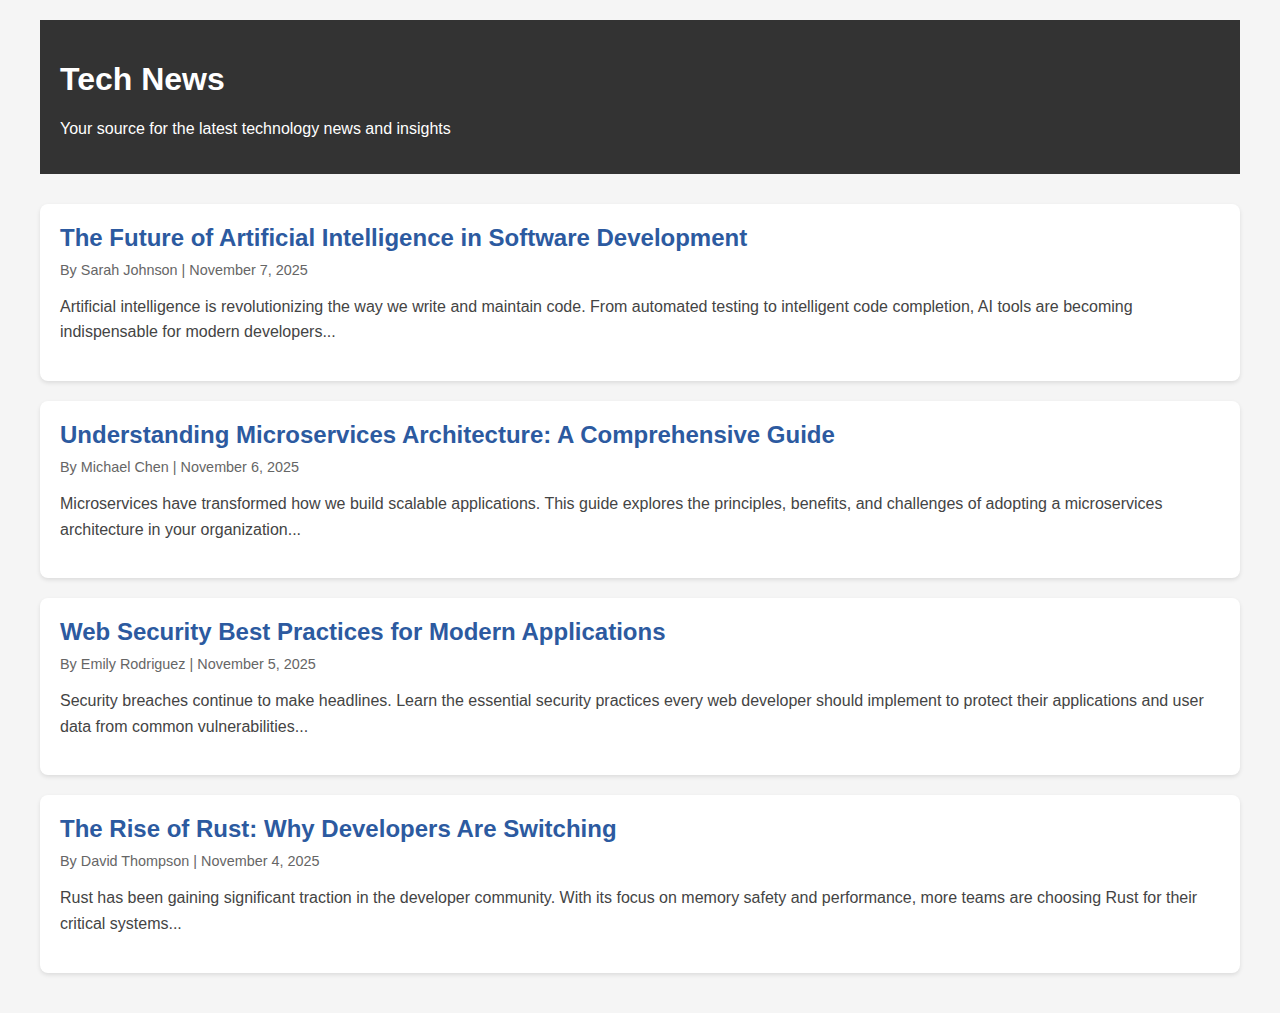
<file: test/test_page2rss/resources/index.html>
<!DOCTYPE html>
<html lang="en">
<head>
    <meta charset="UTF-8">
    <meta name="viewport" content="width=device-width, initial-scale=1.0">
    <title>Tech News - Latest Articles</title>
    <style>
        body {
            font-family: Arial, sans-serif;
            max-width: 1200px;
            margin: 0 auto;
            padding: 20px;
            background-color: #f5f5f5;
        }
        header {
            background-color: #333;
            color: white;
            padding: 20px;
            margin-bottom: 30px;
        }
        .article-list {
            list-style: none;
            padding: 0;
        }
        .article-item {
            background: white;
            margin-bottom: 20px;
            padding: 20px;
            border-radius: 8px;
            box-shadow: 0 2px 4px rgba(0,0,0,0.1);
        }
        .article-item a {
            text-decoration: none;
            color: #333;
        }
        .article-item h2 {
            margin: 0 0 10px 0;
            color: #2c5aa0;
        }
        .article-meta {
            color: #666;
            font-size: 0.9em;
            margin-bottom: 10px;
        }
        .article-excerpt {
            color: #444;
            line-height: 1.6;
        }
    </style>
</head>
<body>
    <header>
        <h1>Tech News</h1>
        <p>Your source for the latest technology news and insights</p>
    </header>

    <main>
        <ul class="article-list">
            <li class="article-item">
                <a href="page1.html" class="article-link">
                    <h2>The Future of Artificial Intelligence in Software Development</h2>
                    <div class="article-meta">
                        <span class="author">By Sarah Johnson</span> |
                        <span class="date">November 7, 2025</span>
                    </div>
                    <p class="article-excerpt">
                        Artificial intelligence is revolutionizing the way we write and maintain code.
                        From automated testing to intelligent code completion, AI tools are becoming
                        indispensable for modern developers...
                    </p>
                </a>
            </li>

            <li class="article-item">
                <a href="page2.html" class="article-link">
                    <h2>Understanding Microservices Architecture: A Comprehensive Guide</h2>
                    <div class="article-meta">
                        <span class="author">By Michael Chen</span> |
                        <span class="date">November 6, 2025</span>
                    </div>
                    <p class="article-excerpt">
                        Microservices have transformed how we build scalable applications. This guide
                        explores the principles, benefits, and challenges of adopting a microservices
                        architecture in your organization...
                    </p>
                </a>
            </li>

            <li class="article-item">
                <a href="page3.html" class="article-link">
                    <h2>Web Security Best Practices for Modern Applications</h2>
                    <div class="article-meta">
                        <span class="author">By Emily Rodriguez</span> |
                        <span class="date">November 5, 2025</span>
                    </div>
                    <p class="article-excerpt">
                        Security breaches continue to make headlines. Learn the essential security
                        practices every web developer should implement to protect their applications
                        and user data from common vulnerabilities...
                    </p>
                </a>
            </li>

            <li class="article-item">
                <a href="page4.html" class="article-link">
                    <h2>The Rise of Rust: Why Developers Are Switching</h2>
                    <div class="article-meta">
                        <span class="author">By David Thompson</span> |
                        <span class="date">November 4, 2025</span>
                    </div>
                    <p class="article-excerpt">
                        Rust has been gaining significant traction in the developer community.
                        With its focus on memory safety and performance, more teams are choosing
                        Rust for their critical systems...
                    </p>
                </a>
            </li>
        </ul>
    </main>
</body>
</html>
</file>
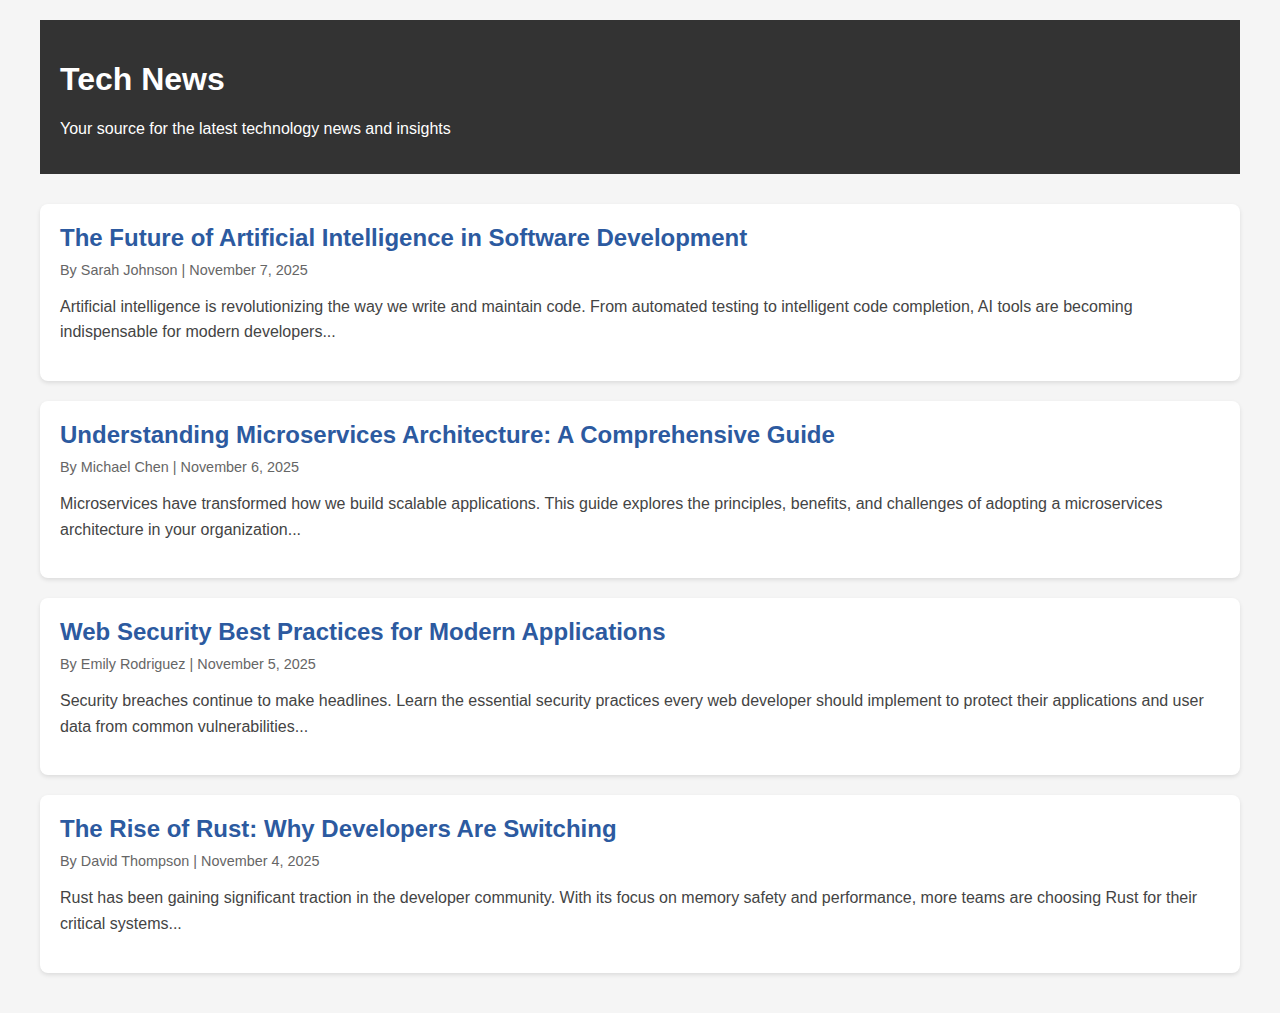
<file: test/test_page2rss/pages/news.html>
<!DOCTYPE html>
<html lang="en">
<head>
    <meta charset="UTF-8">
    <meta name="viewport" content="width=device-width, initial-scale=1.0">
    <title>Tech News - Latest Articles</title>
    <style>
        body {
            font-family: Arial, sans-serif;
            max-width: 1200px;
            margin: 0 auto;
            padding: 20px;
            background-color: #f5f5f5;
        }
        header {
            background-color: #333;
            color: white;
            padding: 20px;
            margin-bottom: 30px;
        }
        .article-list {
            list-style: none;
            padding: 0;
        }
        .article-item {
            background: white;
            margin-bottom: 20px;
            padding: 20px;
            border-radius: 8px;
            box-shadow: 0 2px 4px rgba(0,0,0,0.1);
        }
        .article-item a {
            text-decoration: none;
            color: #333;
        }
        .article-item h2 {
            margin: 0 0 10px 0;
            color: #2c5aa0;
        }
        .article-meta {
            color: #666;
            font-size: 0.9em;
            margin-bottom: 10px;
        }
        .article-excerpt {
            color: #444;
            line-height: 1.6;
        }
    </style>
</head>
<body>
    <header>
        <h1>Tech News</h1>
        <p>Your source for the latest technology news and insights</p>
    </header>

    <main>
        <ul class="article-list">
            <li class="article-item">
                <a href="../resources/page1.html" class="article-link">
                    <h2>The Future of Artificial Intelligence in Software Development</h2>
                    <div class="article-meta">
                        <span class="author">By Sarah Johnson</span> |
                        <span class="date">November 7, 2025</span>
                    </div>
                    <p class="article-excerpt">
                        Artificial intelligence is revolutionizing the way we write and maintain code.
                        From automated testing to intelligent code completion, AI tools are becoming
                        indispensable for modern developers...
                    </p>
                </a>
            </li>

            <li class="article-item">
                <a href="../resources/page2.html" class="article-link">
                    <h2>Understanding Microservices Architecture: A Comprehensive Guide</h2>
                    <div class="article-meta">
                        <span class="author">By Michael Chen</span> |
                        <span class="date">November 6, 2025</span>
                    </div>
                    <p class="article-excerpt">
                        Microservices have transformed how we build scalable applications. This guide
                        explores the principles, benefits, and challenges of adopting a microservices
                        architecture in your organization...
                    </p>
                </a>
            </li>

            <li class="article-item">
                <a href="../resources/page3.html" class="article-link">
                    <h2>Web Security Best Practices for Modern Applications</h2>
                    <div class="article-meta">
                        <span class="author">By Emily Rodriguez</span> |
                        <span class="date">November 5, 2025</span>
                    </div>
                    <p class="article-excerpt">
                        Security breaches continue to make headlines. Learn the essential security
                        practices every web developer should implement to protect their applications
                        and user data from common vulnerabilities...
                    </p>
                </a>
            </li>

            <li class="article-item">
                <a href="../resources/page4.html" class="article-link">
                    <h2>The Rise of Rust: Why Developers Are Switching</h2>
                    <div class="article-meta">
                        <span class="author">By David Thompson</span> |
                        <span class="date">November 4, 2025</span>
                    </div>
                    <p class="article-excerpt">
                        Rust has been gaining significant traction in the developer community.
                        With its focus on memory safety and performance, more teams are choosing
                        Rust for their critical systems...
                    </p>
                </a>
            </li>
        </ul>
    </main>
</body>
</html>
</file>
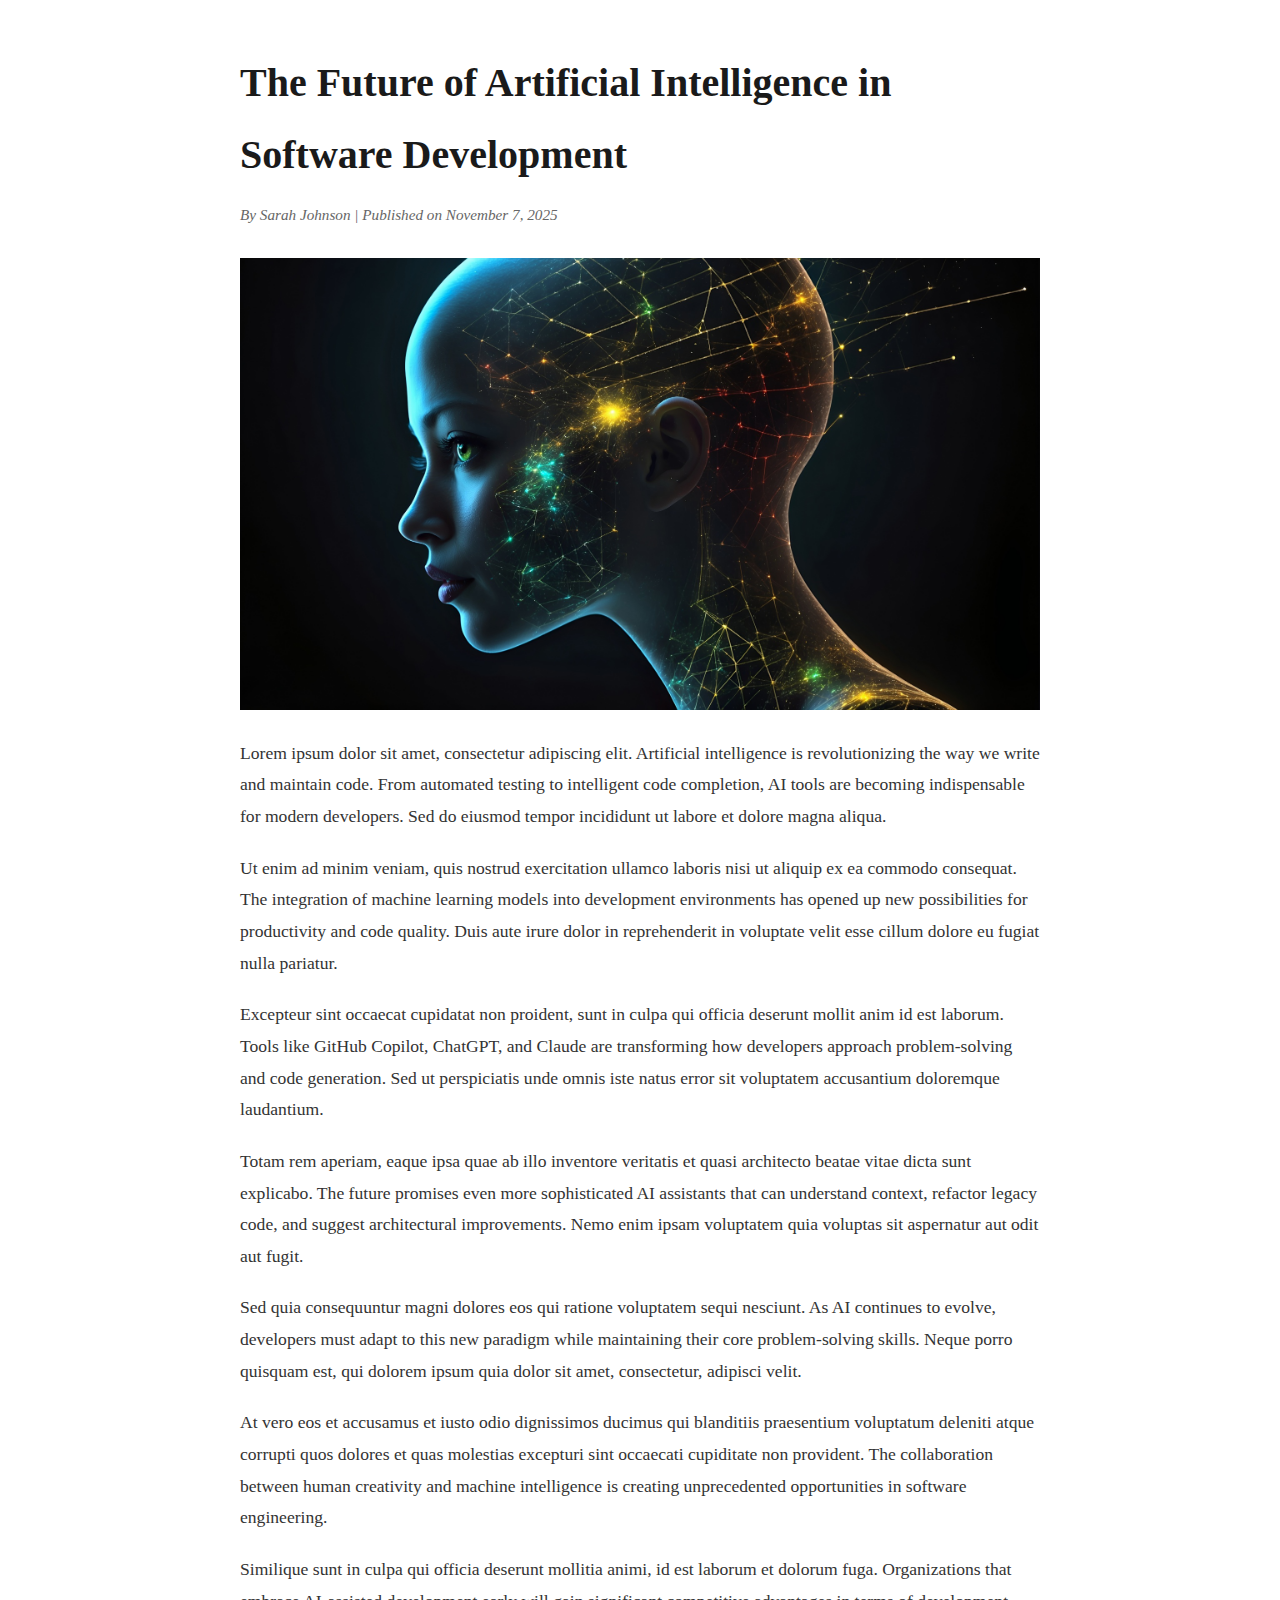
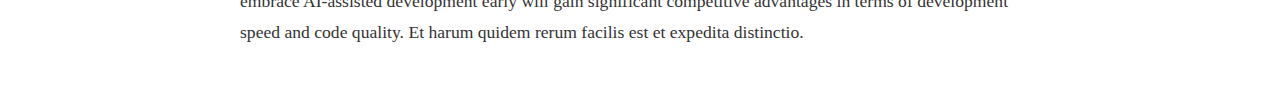
<file: test/test_page2rss/resources/page1.html>
<!DOCTYPE html>
<html lang="en">
<head>
    <meta charset="UTF-8">
    <meta name="viewport" content="width=device-width, initial-scale=1.0">
    <title>The Future of Artificial Intelligence in Software Development - Tech News</title>
    <meta name="author" content="Sarah Johnson">
    <meta name="publish_date" content="2025-11-07">
    <style>
        body {
            font-family: Georgia, serif;
            max-width: 800px;
            margin: 0 auto;
            padding: 20px;
            line-height: 1.8;
            color: #333;
        }
        article {
            background: white;
        }
        header {
            margin-bottom: 30px;
        }
        h1 {
            font-size: 2.5em;
            margin-bottom: 10px;
            color: #1a1a1a;
        }
        .article-meta {
            color: #666;
            font-size: 0.95em;
            margin-bottom: 30px;
            font-style: italic;
        }
        .article-content {
            font-size: 1.1em;
        }
        .article-content p {
            margin-bottom: 20px;
        }
        .image-placeholder {
            width: 100%;
            height: 400px;
            background: #e0e0e0;
            margin: 30px 0;
            display: flex;
            align-items: center;
            justify-content: center;
            color: #666;
        }
    </style>
</head>
<body>
    <article>
        <header>
            <h1>The Future of Artificial Intelligence in Software Development</h1>
            <div class="article-meta">
                By <span class="author">Sarah Johnson</span> |
                Published on <time datetime="2025-11-07">November 7, 2025</time>
            </div>
        </header>

        <div class="hero-image">
            <img src="static/img/ai.png" alt="Artificial Intelligence in Software Development" style="width: 100%; height: auto;">
        </div>

        <div class="article-content">
            <p>
                Lorem ipsum dolor sit amet, consectetur adipiscing elit. Artificial intelligence is revolutionizing
                the way we write and maintain code. From automated testing to intelligent code completion, AI tools
                are becoming indispensable for modern developers. Sed do eiusmod tempor incididunt ut labore et
                dolore magna aliqua.
            </p>

            <p>
                Ut enim ad minim veniam, quis nostrud exercitation ullamco laboris nisi ut aliquip ex ea commodo
                consequat. The integration of machine learning models into development environments has opened up
                new possibilities for productivity and code quality. Duis aute irure dolor in reprehenderit in
                voluptate velit esse cillum dolore eu fugiat nulla pariatur.
            </p>

            <p>
                Excepteur sint occaecat cupidatat non proident, sunt in culpa qui officia deserunt mollit anim id
                est laborum. Tools like GitHub Copilot, ChatGPT, and Claude are transforming how developers approach
                problem-solving and code generation. Sed ut perspiciatis unde omnis iste natus error sit voluptatem
                accusantium doloremque laudantium.
            </p>

            <p>
                Totam rem aperiam, eaque ipsa quae ab illo inventore veritatis et quasi architecto beatae vitae
                dicta sunt explicabo. The future promises even more sophisticated AI assistants that can understand
                context, refactor legacy code, and suggest architectural improvements. Nemo enim ipsam voluptatem
                quia voluptas sit aspernatur aut odit aut fugit.
            </p>

            <p>
                Sed quia consequuntur magni dolores eos qui ratione voluptatem sequi nesciunt. As AI continues to
                evolve, developers must adapt to this new paradigm while maintaining their core problem-solving
                skills. Neque porro quisquam est, qui dolorem ipsum quia dolor sit amet, consectetur, adipisci velit.
            </p>

            <p>
                At vero eos et accusamus et iusto odio dignissimos ducimus qui blanditiis praesentium voluptatum
                deleniti atque corrupti quos dolores et quas molestias excepturi sint occaecati cupiditate non
                provident. The collaboration between human creativity and machine intelligence is creating
                unprecedented opportunities in software engineering.
            </p>

            <p>
                Similique sunt in culpa qui officia deserunt mollitia animi, id est laborum et dolorum fuga.
                Organizations that embrace AI-assisted development early will gain significant competitive advantages
                in terms of development speed and code quality. Et harum quidem rerum facilis est et expedita distinctio.
            </p>
        </div>
    </article>
</body>
</html>
</file>
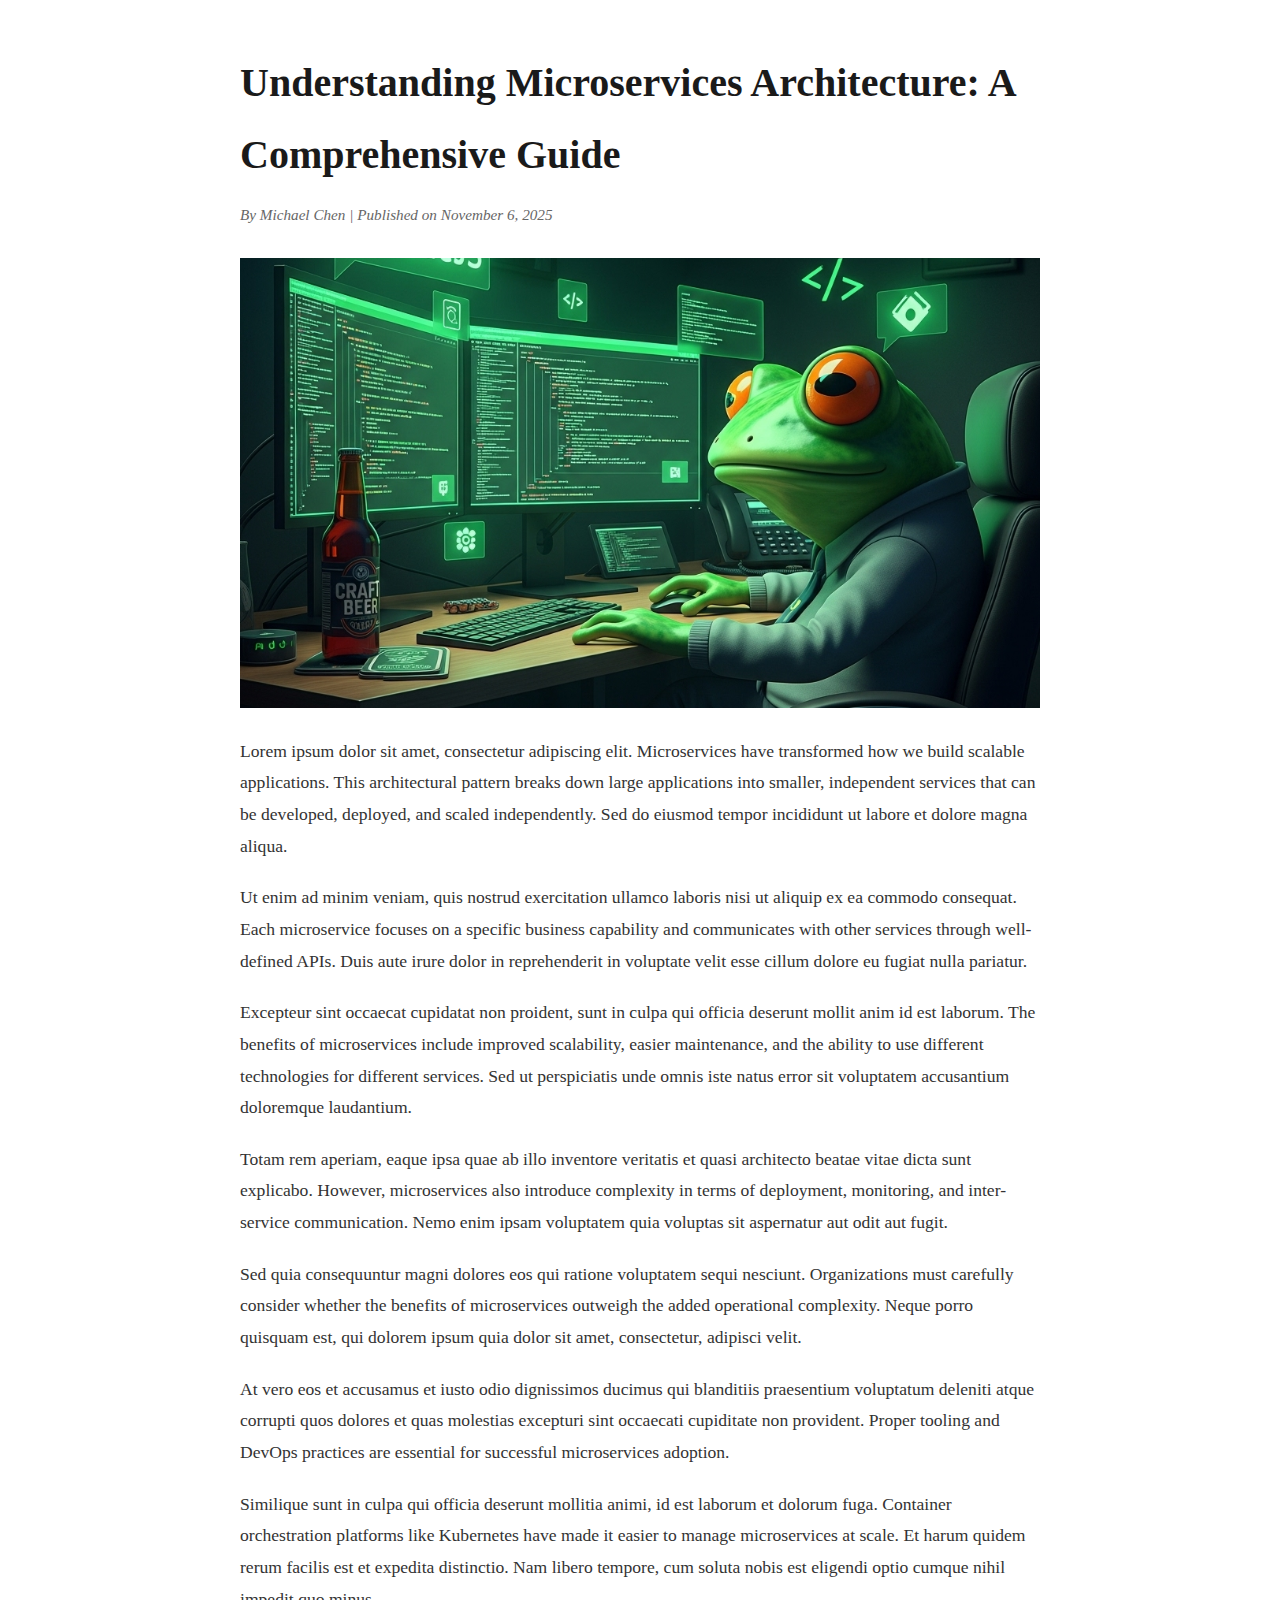
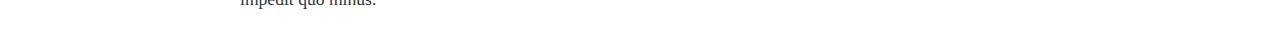
<file: test/test_page2rss/resources/page2.html>
<!DOCTYPE html>
<html lang="en">
<head>
    <meta charset="UTF-8">
    <meta name="viewport" content="width=device-width, initial-scale=1.0">
    <title>Understanding Microservices Architecture: A Comprehensive Guide - Tech News</title>
    <meta name="author" content="Michael Chen">
    <meta name="publish_date" content="2025-11-06">
    <style>
        body {
            font-family: Georgia, serif;
            max-width: 800px;
            margin: 0 auto;
            padding: 20px;
            line-height: 1.8;
            color: #333;
        }
        article {
            background: white;
        }
        header {
            margin-bottom: 30px;
        }
        h1 {
            font-size: 2.5em;
            margin-bottom: 10px;
            color: #1a1a1a;
        }
        .article-meta {
            color: #666;
            font-size: 0.95em;
            margin-bottom: 30px;
            font-style: italic;
        }
        .article-content {
            font-size: 1.1em;
        }
        .article-content p {
            margin-bottom: 20px;
        }
        .image-placeholder {
            width: 100%;
            height: 400px;
            background: #e0e0e0;
            margin: 30px 0;
            display: flex;
            align-items: center;
            justify-content: center;
            color: #666;
        }
    </style>
</head>
<body>
    <article>
        <header>
            <h1>Understanding Microservices Architecture: A Comprehensive Guide</h1>
            <div class="article-meta">
                By <span class="author">Michael Chen</span> |
                Published on <time datetime="2025-11-06">November 6, 2025</time>
            </div>
        </header>

        <div class="hero-image">
            <img src="static/img/microservices.png" alt="Microservices Architecture Diagram" style="width: 100%; height: auto;">
        </div>

        <div class="article-content">
            <p>
                Lorem ipsum dolor sit amet, consectetur adipiscing elit. Microservices have transformed how we
                build scalable applications. This architectural pattern breaks down large applications into smaller,
                independent services that can be developed, deployed, and scaled independently. Sed do eiusmod
                tempor incididunt ut labore et dolore magna aliqua.
            </p>

            <p>
                Ut enim ad minim veniam, quis nostrud exercitation ullamco laboris nisi ut aliquip ex ea commodo
                consequat. Each microservice focuses on a specific business capability and communicates with other
                services through well-defined APIs. Duis aute irure dolor in reprehenderit in voluptate velit esse
                cillum dolore eu fugiat nulla pariatur.
            </p>

            <p>
                Excepteur sint occaecat cupidatat non proident, sunt in culpa qui officia deserunt mollit anim id
                est laborum. The benefits of microservices include improved scalability, easier maintenance, and
                the ability to use different technologies for different services. Sed ut perspiciatis unde omnis
                iste natus error sit voluptatem accusantium doloremque laudantium.
            </p>

            <p>
                Totam rem aperiam, eaque ipsa quae ab illo inventore veritatis et quasi architecto beatae vitae
                dicta sunt explicabo. However, microservices also introduce complexity in terms of deployment,
                monitoring, and inter-service communication. Nemo enim ipsam voluptatem quia voluptas sit
                aspernatur aut odit aut fugit.
            </p>

            <p>
                Sed quia consequuntur magni dolores eos qui ratione voluptatem sequi nesciunt. Organizations must
                carefully consider whether the benefits of microservices outweigh the added operational complexity.
                Neque porro quisquam est, qui dolorem ipsum quia dolor sit amet, consectetur, adipisci velit.
            </p>

            <p>
                At vero eos et accusamus et iusto odio dignissimos ducimus qui blanditiis praesentium voluptatum
                deleniti atque corrupti quos dolores et quas molestias excepturi sint occaecati cupiditate non
                provident. Proper tooling and DevOps practices are essential for successful microservices adoption.
            </p>

            <p>
                Similique sunt in culpa qui officia deserunt mollitia animi, id est laborum et dolorum fuga.
                Container orchestration platforms like Kubernetes have made it easier to manage microservices at
                scale. Et harum quidem rerum facilis est et expedita distinctio. Nam libero tempore, cum soluta
                nobis est eligendi optio cumque nihil impedit quo minus.
            </p>
        </div>
    </article>
</body>
</html>
</file>
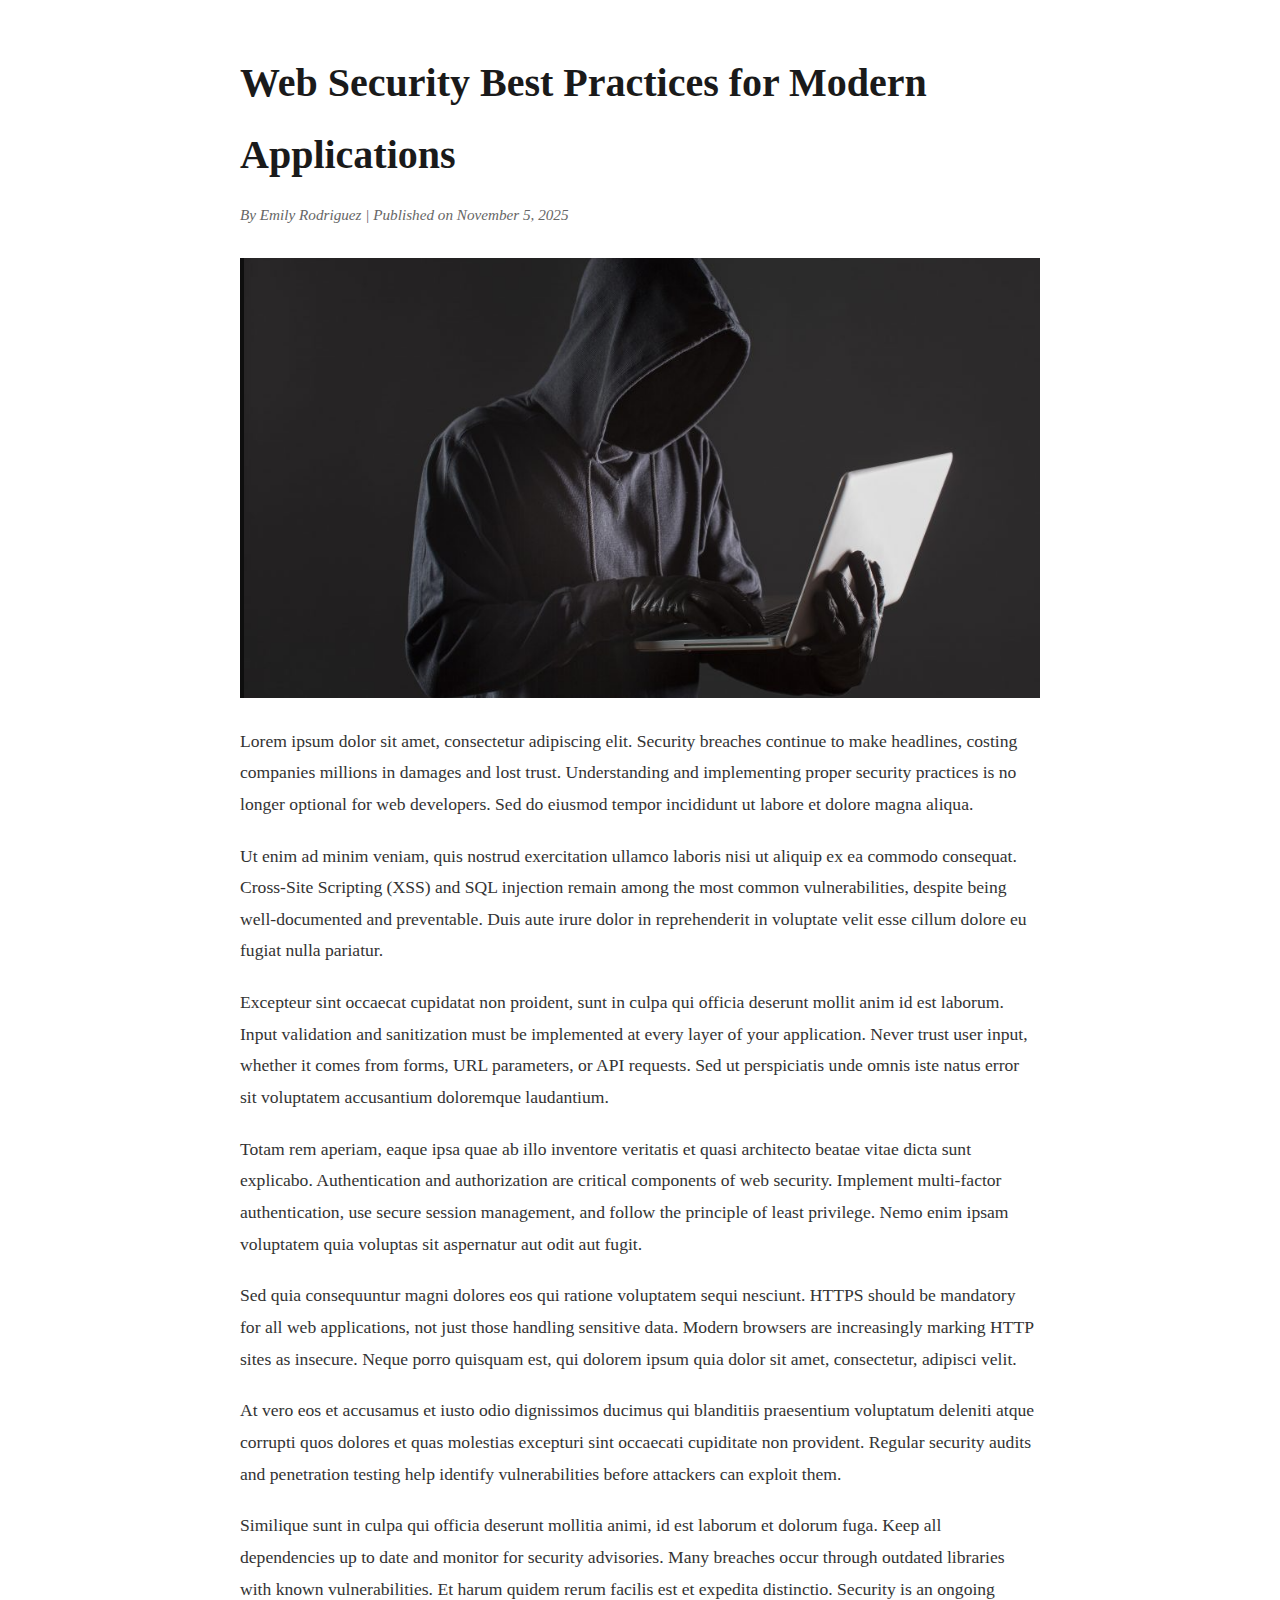
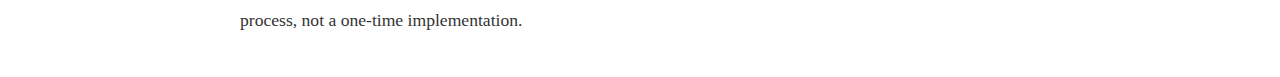
<file: test/test_page2rss/resources/page3.html>
<!DOCTYPE html>
<html lang="en">
<head>
    <meta charset="UTF-8">
    <meta name="viewport" content="width=device-width, initial-scale=1.0">
    <title>Web Security Best Practices for Modern Applications - Tech News</title>
    <meta name="author" content="Emily Rodriguez">
    <meta property="article:published_time" content="2025-11-05T10:15:00+00:00">
    <meta itemprop="datePublished" content="2025-11-05">
    <style>
        body {
            font-family: Georgia, serif;
            max-width: 800px;
            margin: 0 auto;
            padding: 20px;
            line-height: 1.8;
            color: #333;
        }
        article {
            background: white;
        }
        header {
            margin-bottom: 30px;
        }
        h1 {
            font-size: 2.5em;
            margin-bottom: 10px;
            color: #1a1a1a;
        }
        .article-meta {
            color: #666;
            font-size: 0.95em;
            margin-bottom: 30px;
            font-style: italic;
        }
        .article-content {
            font-size: 1.1em;
        }
        .article-content p {
            margin-bottom: 20px;
        }
        .image-placeholder {
            width: 100%;
            height: 400px;
            background: #e0e0e0;
            margin: 30px 0;
            display: flex;
            align-items: center;
            justify-content: center;
            color: #666;
        }
    </style>
</head>
<body>
    <article>
        <header>
            <h1>Web Security Best Practices for Modern Applications</h1>
            <div class="article-meta">
                By <span class="author">Emily Rodriguez</span> |
                Published on <time datetime="2025-11-05">November 5, 2025</time>
            </div>
        </header>

        <div class="hero-image">
            <img src="static/img/security.png" alt="Web Security Best Practices" style="width: 100%; height: auto;">
        </div>

        <div class="article-content">
            <p>
                Lorem ipsum dolor sit amet, consectetur adipiscing elit. Security breaches continue to make
                headlines, costing companies millions in damages and lost trust. Understanding and implementing
                proper security practices is no longer optional for web developers. Sed do eiusmod tempor
                incididunt ut labore et dolore magna aliqua.
            </p>

            <p>
                Ut enim ad minim veniam, quis nostrud exercitation ullamco laboris nisi ut aliquip ex ea commodo
                consequat. Cross-Site Scripting (XSS) and SQL injection remain among the most common vulnerabilities,
                despite being well-documented and preventable. Duis aute irure dolor in reprehenderit in voluptate
                velit esse cillum dolore eu fugiat nulla pariatur.
            </p>

            <p>
                Excepteur sint occaecat cupidatat non proident, sunt in culpa qui officia deserunt mollit anim id
                est laborum. Input validation and sanitization must be implemented at every layer of your application.
                Never trust user input, whether it comes from forms, URL parameters, or API requests. Sed ut
                perspiciatis unde omnis iste natus error sit voluptatem accusantium doloremque laudantium.
            </p>

            <p>
                Totam rem aperiam, eaque ipsa quae ab illo inventore veritatis et quasi architecto beatae vitae
                dicta sunt explicabo. Authentication and authorization are critical components of web security.
                Implement multi-factor authentication, use secure session management, and follow the principle of
                least privilege. Nemo enim ipsam voluptatem quia voluptas sit aspernatur aut odit aut fugit.
            </p>

            <p>
                Sed quia consequuntur magni dolores eos qui ratione voluptatem sequi nesciunt. HTTPS should be
                mandatory for all web applications, not just those handling sensitive data. Modern browsers are
                increasingly marking HTTP sites as insecure. Neque porro quisquam est, qui dolorem ipsum quia
                dolor sit amet, consectetur, adipisci velit.
            </p>

            <p>
                At vero eos et accusamus et iusto odio dignissimos ducimus qui blanditiis praesentium voluptatum
                deleniti atque corrupti quos dolores et quas molestias excepturi sint occaecati cupiditate non
                provident. Regular security audits and penetration testing help identify vulnerabilities before
                attackers can exploit them.
            </p>

            <p>
                Similique sunt in culpa qui officia deserunt mollitia animi, id est laborum et dolorum fuga.
                Keep all dependencies up to date and monitor for security advisories. Many breaches occur through
                outdated libraries with known vulnerabilities. Et harum quidem rerum facilis est et expedita
                distinctio. Security is an ongoing process, not a one-time implementation.
            </p>
        </div>
    </article>
</body>
</html>
</file>
